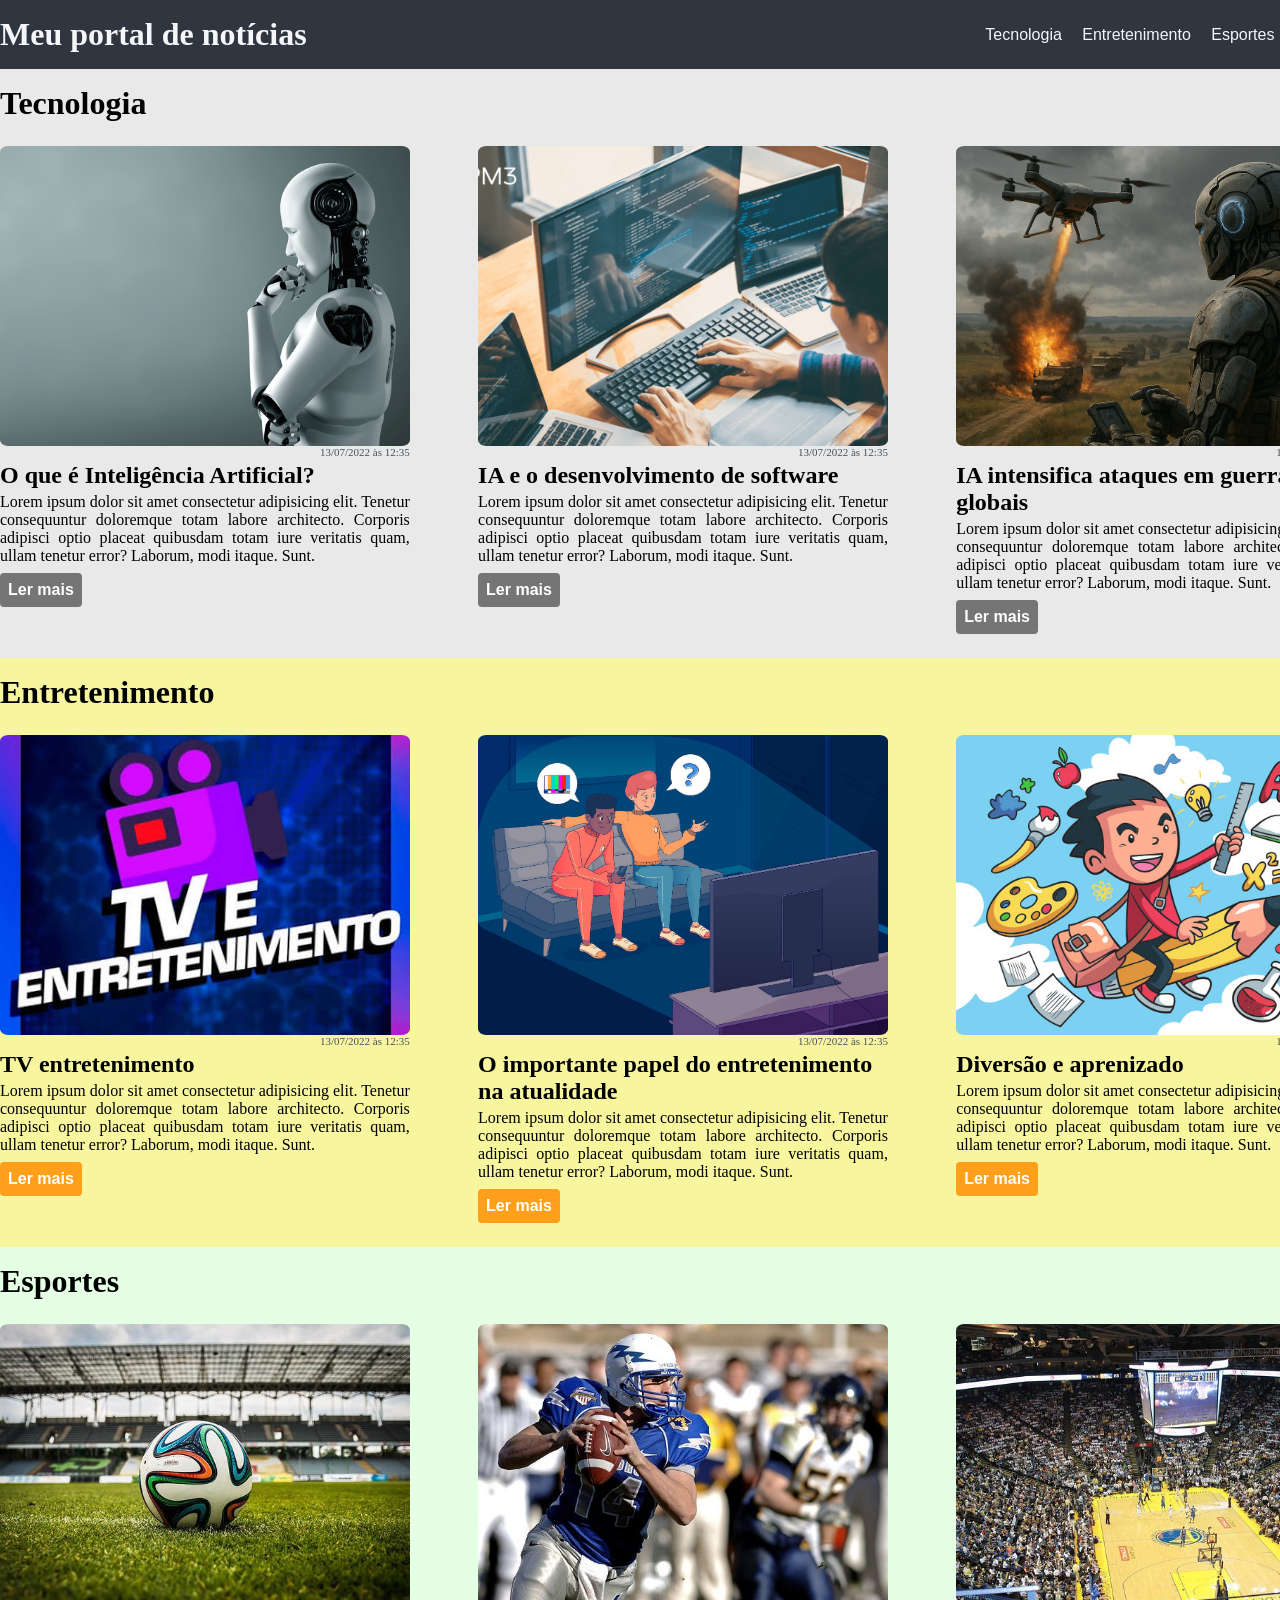
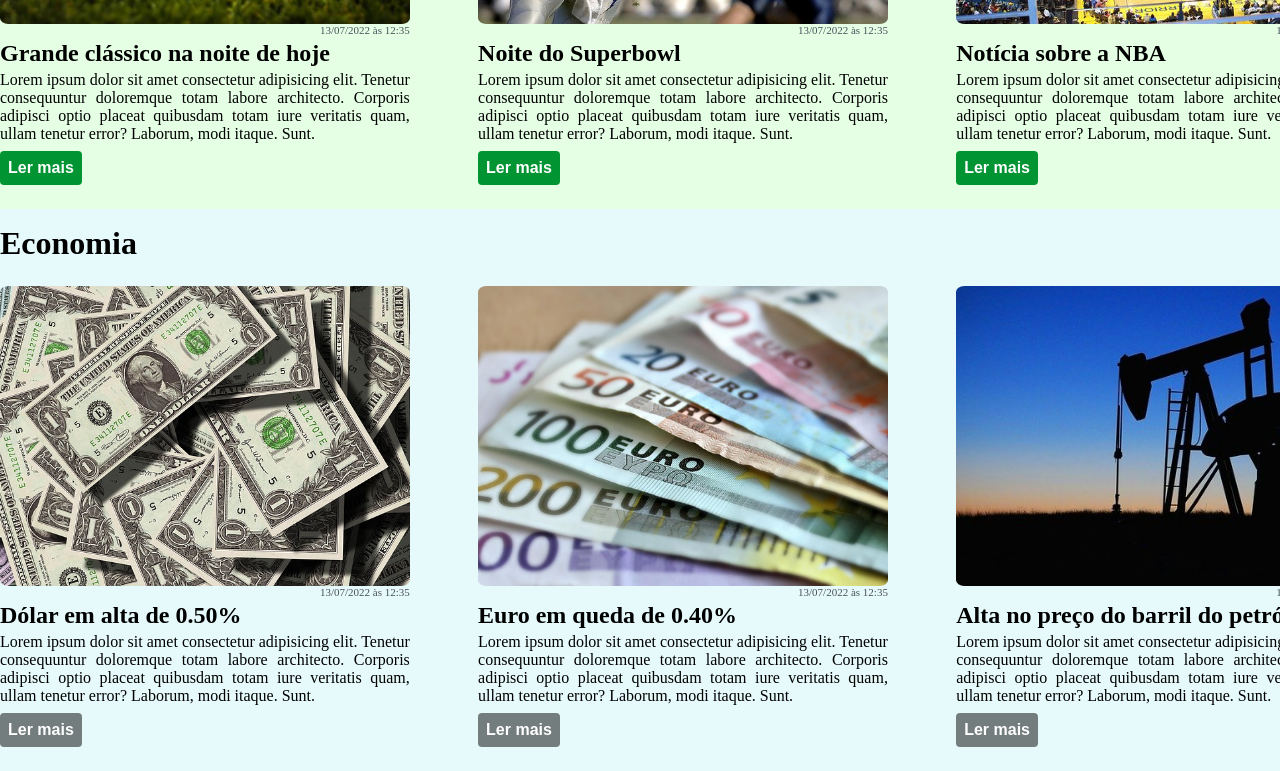
<file: Aula-CSS/index.html>
<!doctype html>
<html lang="pt-BR">
	<head>
		<meta charset="UTF-8" />
		<meta http-equiv="X-UA-Compatible" content="IE=edge" />
		<meta name="viewport" content="width=device-width, initial-scale=1.0" />
		<title>Meu portal de notícias</title>
		<link rel="stylesheet" href="./main.css" />
	</head>
	<body>
		<header>
			<div class="container">
				<h1>Meu portal de notícias</h1>
				<nav>
					<ul>
						<li>
							<a href="#tech" title="Ir para a seção de Tecnologia"
								>Tecnologia</a
							>
						</li>
						<li>
							<a href="#entertainment" title="Ir para a seção de entretenimento"
								>Entretenimento</a
							>
						</li>
						<li>
							<a href="#sports" title="Ir para a seção de esportes">Esportes</a>
						</li>
						<li>
							<a href="#economy" title="Ir para a seção de notícias"
								>Economia</a
							>
						</li>
					</ul>
				</nav>
			</div>
		</header>
		<section id="tech">
			<div class="container">
				<h2>Tecnologia</h2>
				<div class="articles">
					<article>
						<img
							src="./imagens/inteligência artificial.png"
							alt="Robô pensando" />
						<header>
							<time>13/07/2022 às 12:35</time>
						</header>
						<h3>O que é Inteligência Artificial?</h3>
						<p>
							Lorem ipsum dolor sit amet consectetur adipisicing elit. Tenetur
							consequuntur doloremque totam labore architecto. Corporis adipisci
							optio placeat quibusdam totam iure veritatis quam, ullam tenetur
							error? Laborum, modi itaque. Sunt.
						</p>
						<a href="#" title="Leia a notícia completa">Ler mais</a>
					</article>
					<article>
						<img
							src="./imagens/futuro do desenvlvimento de software.jpg"
							alt="Tela de computador com códigos" />
						<header>
							<time>13/07/2022 às 12:35</time>
						</header>
						<h3>IA e o desenvolvimento de software</h3>
						<p>
							Lorem ipsum dolor sit amet consectetur adipisicing elit. Tenetur
							consequuntur doloremque totam labore architecto. Corporis adipisci
							optio placeat quibusdam totam iure veritatis quam, ullam tenetur
							error? Laborum, modi itaque. Sunt.
						</p>
						<a href="#" title="Leia a notícia completa">Ler mais</a>
					</article>
					<article>
						<img
							src="./imagens/IA-Guerra-Ucrania.png"
							title="Robô pilotando um drone através de controle remoto" />
						<header>
							<time>13/07/2022 às 12:35</time>
						</header>
						<h3>IA intensifica ataques em guerras globais</h3>
						<p>
							Lorem ipsum dolor sit amet consectetur adipisicing elit. Tenetur
							consequuntur doloremque totam labore architecto. Corporis adipisci
							optio placeat quibusdam totam iure veritatis quam, ullam tenetur
							error? Laborum, modi itaque. Sunt.
						</p>
						<a href="#" title="Leia a notícia completa">Ler mais</a>
					</article>
				</div>
			</div>
		</section>
		<section id="entertainment">
			<div class="container">
				<h2>Entretenimento</h2>
				<div class="articles">
					<article>
						<img src="./imagens/images.jpg" alt="Câmera com animação" />
						<header>
							<time>13/07/2022 às 12:35</time>
						</header>
						<h3>TV entretenimento</h3>
						<p>
							Lorem ipsum dolor sit amet consectetur adipisicing elit. Tenetur
							consequuntur doloremque totam labore architecto. Corporis adipisci
							optio placeat quibusdam totam iure veritatis quam, ullam tenetur
							error? Laborum, modi itaque. Sunt.
						</p>
						<a href="#" title="Leia a notícia completa">Ler mais</a>
					</article>
					<article>
						<img
							src="./imagens/entretenimento-e-saude-mental.jpg"
							alt="Duas pessoas sentadas no sofá assistindo tv" />
						<header>
							<time>13/07/2022 às 12:35</time>
						</header>
						<h3>O importante papel do entretenimento na atualidade</h3>
						<p>
							Lorem ipsum dolor sit amet consectetur adipisicing elit. Tenetur
							consequuntur doloremque totam labore architecto. Corporis adipisci
							optio placeat quibusdam totam iure veritatis quam, ullam tenetur
							error? Laborum, modi itaque. Sunt.
						</p>
						<a href="#" title="Leia a notícia completa">Ler mais</a>
					</article>
					<article>
						<img
							src="./imagens/fique-de-olho-diversao-entretenimento.jpg"
							title="Criança voando em um lápis" />
						<header>
							<time>13/07/2022 às 12:35</time>
						</header>
						<h3>Diversão e aprenizado</h3>
						<p>
							Lorem ipsum dolor sit amet consectetur adipisicing elit. Tenetur
							consequuntur doloremque totam labore architecto. Corporis adipisci
							optio placeat quibusdam totam iure veritatis quam, ullam tenetur
							error? Laborum, modi itaque. Sunt.
						</p>
						<a href="#" title="Leia a notícia completa">Ler mais</a>
					</article>
				</div>
			</div>
		</section>
		<section id="sports">
			<div class="container">
				<h2>Esportes</h2>
				<div class="articles">
					<article>
						<img src="./imagens/futebol.jpg" alt="Bola de futebol no gramado" />
						<header>
							<time>13/07/2022 às 12:35</time>
						</header>
						<h3>Grande clássico na noite de hoje</h3>
						<p>
							Lorem ipsum dolor sit amet consectetur adipisicing elit. Tenetur
							consequuntur doloremque totam labore architecto. Corporis adipisci
							optio placeat quibusdam totam iure veritatis quam, ullam tenetur
							error? Laborum, modi itaque. Sunt.
						</p>
						<a href="#" title="Leia a notícia completa">Ler mais</a>
					</article>
					<article>
						<img
							src="./imagens/futebol-americano.jpg"
							alt="Jogador de futebol americano correndo com a bola na mão" />
						<header>
							<time>13/07/2022 às 12:35</time>
						</header>
						<h3>Noite do Superbowl</h3>
						<p>
							Lorem ipsum dolor sit amet consectetur adipisicing elit. Tenetur
							consequuntur doloremque totam labore architecto. Corporis adipisci
							optio placeat quibusdam totam iure veritatis quam, ullam tenetur
							error? Laborum, modi itaque. Sunt.
						</p>
						<a href="#" title="Leia a notícia completa">Ler mais</a>
					</article>
					<article>
						<img
							src="./imagens/basquete.jpg"
							title="Vista aérea de uma quadra de basquete" />
						<header>
							<time>13/07/2022 às 12:35</time>
						</header>
						<h3>Notícia sobre a NBA</h3>
						<p>
							Lorem ipsum dolor sit amet consectetur adipisicing elit. Tenetur
							consequuntur doloremque totam labore architecto. Corporis adipisci
							optio placeat quibusdam totam iure veritatis quam, ullam tenetur
							error? Laborum, modi itaque. Sunt.
						</p>
						<a href="#" title="Leia a notícia completa">Ler mais</a>
					</article>
				</div>
			</div>
		</section>
		<section id="economy">
			<div class="container">
				<h2>Economia</h2>
				<div class="articles">
					<article>
						<img src="./imagens/dolares.jpg" alt="Muitos dólares" />
						<header>
							<time>13/07/2022 às 12:35</time>
						</header>
						<h3>Dólar em alta de 0.50%</h3>
						<p>
							Lorem ipsum dolor sit amet consectetur adipisicing elit. Tenetur
							consequuntur doloremque totam labore architecto. Corporis adipisci
							optio placeat quibusdam totam iure veritatis quam, ullam tenetur
							error? Laborum, modi itaque. Sunt.
						</p>
						<a href="#" title="Leia a notícia completa">Ler mais</a>
					</article>
					<article>
						<img src="./imagens/euro.jpg" alt="Várias notas de euro" />
						<header>
							<time>13/07/2022 às 12:35</time>
						</header>
						<h3>Euro em queda de 0.40%</h3>
						<p>
							Lorem ipsum dolor sit amet consectetur adipisicing elit. Tenetur
							consequuntur doloremque totam labore architecto. Corporis adipisci
							optio placeat quibusdam totam iure veritatis quam, ullam tenetur
							error? Laborum, modi itaque. Sunt.
						</p>
						<a href="#" title="Leia a notícia completa">Ler mais</a>
					</article>
					<article>
						<img src="./imagens/petroleo.jpg" alt="Extração de petróleo" />
						<header>
							<time>13/07/2022 às 12:35</time>
						</header>
						<h3>Alta no preço do barril do petróleo</h3>
						<p>
							Lorem ipsum dolor sit amet consectetur adipisicing elit. Tenetur
							consequuntur doloremque totam labore architecto. Corporis adipisci
							optio placeat quibusdam totam iure veritatis quam, ullam tenetur
							error? Laborum, modi itaque. Sunt.
						</p>
						<a href="#" title="Leia a notícia completa">Ler mais</a>
					</article>
				</div>
			</div>
		</section>
	</body>
</html>
</file>
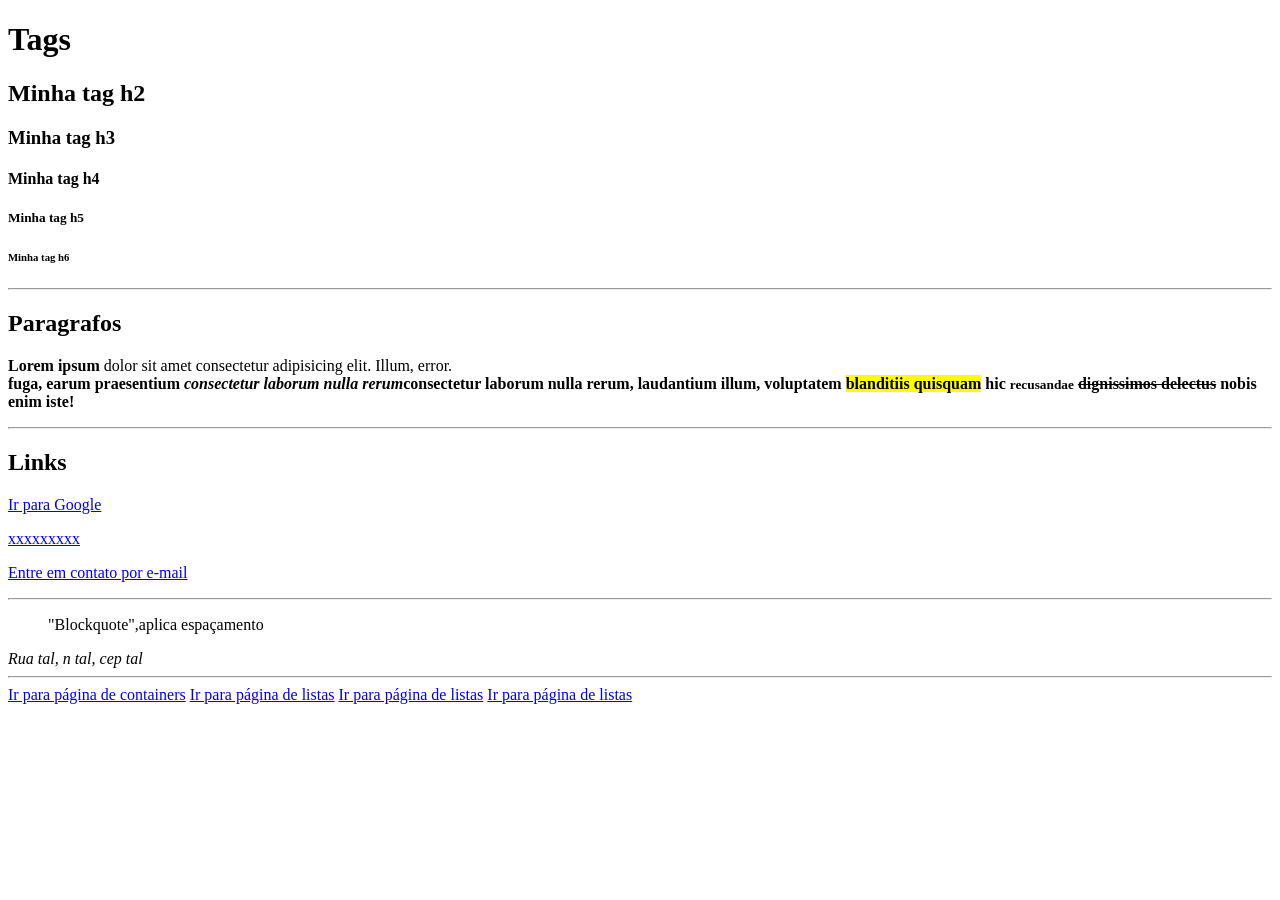
<file: Aula-HTML/index.html>
<!doctype html>
<html lang="en">
	<head>
		<meta charset="UTF-8" />
		<meta name="viewport" content="width=device-width, initial-scale=1.0" />
		<title>Aula HTML</title>
	</head>
	<body>
		<h1>Tags</h1>
		<h2>Minha tag h2</h2>
		<h3>Minha tag h3</h3>
		<h4>Minha tag h4</h4>
		<h5>Minha tag h5</h5>
		<h6>Minha tag h6</h6>
		<hr />
		<h2>Paragrafos</h2>
		<p>
			<b>Lorem ipsum</b> dolor sit amet consectetur adipisicing elit. Illum,
			error.
			<strong>
				<br />
				fuga, earum praesentium
				<i>consectetur laborum nulla rerum</i>consectetur laborum nulla rerum,
				laudantium illum, voluptatem <mark>blanditiis quisquam</mark> hic
				<small>recusandae</small> <del>dignissimos delectus</del> nobis enim
				iste!</strong
			>
		</p>
		<hr />
		<h2>Links</h2>
		<p>
			<a href="https://google.com" title="Ir para o google"> Ir para Google </a>
		</p>
		<p><a href="tel: xxxxxxxxx"> xxxxxxxxx</a></p>
		<p><a href="email@email.com"> Entre em contato por e-mail</a></p>
		<hr />
		<blockquote>"Blockquote",aplica espaçamento</blockquote>
		<address>Rua tal, n tal, cep tal</address>
		<hr />
		<a href="./containers.html"> Ir para página de containers</a>
		<a href="./listas.html"> Ir para página de listas</a>
		<a href="./tabelas.html"> Ir para página de listas</a>
		<a href="./formulários.html"> Ir para página de listas</a>
	</body>
</html>
</file>
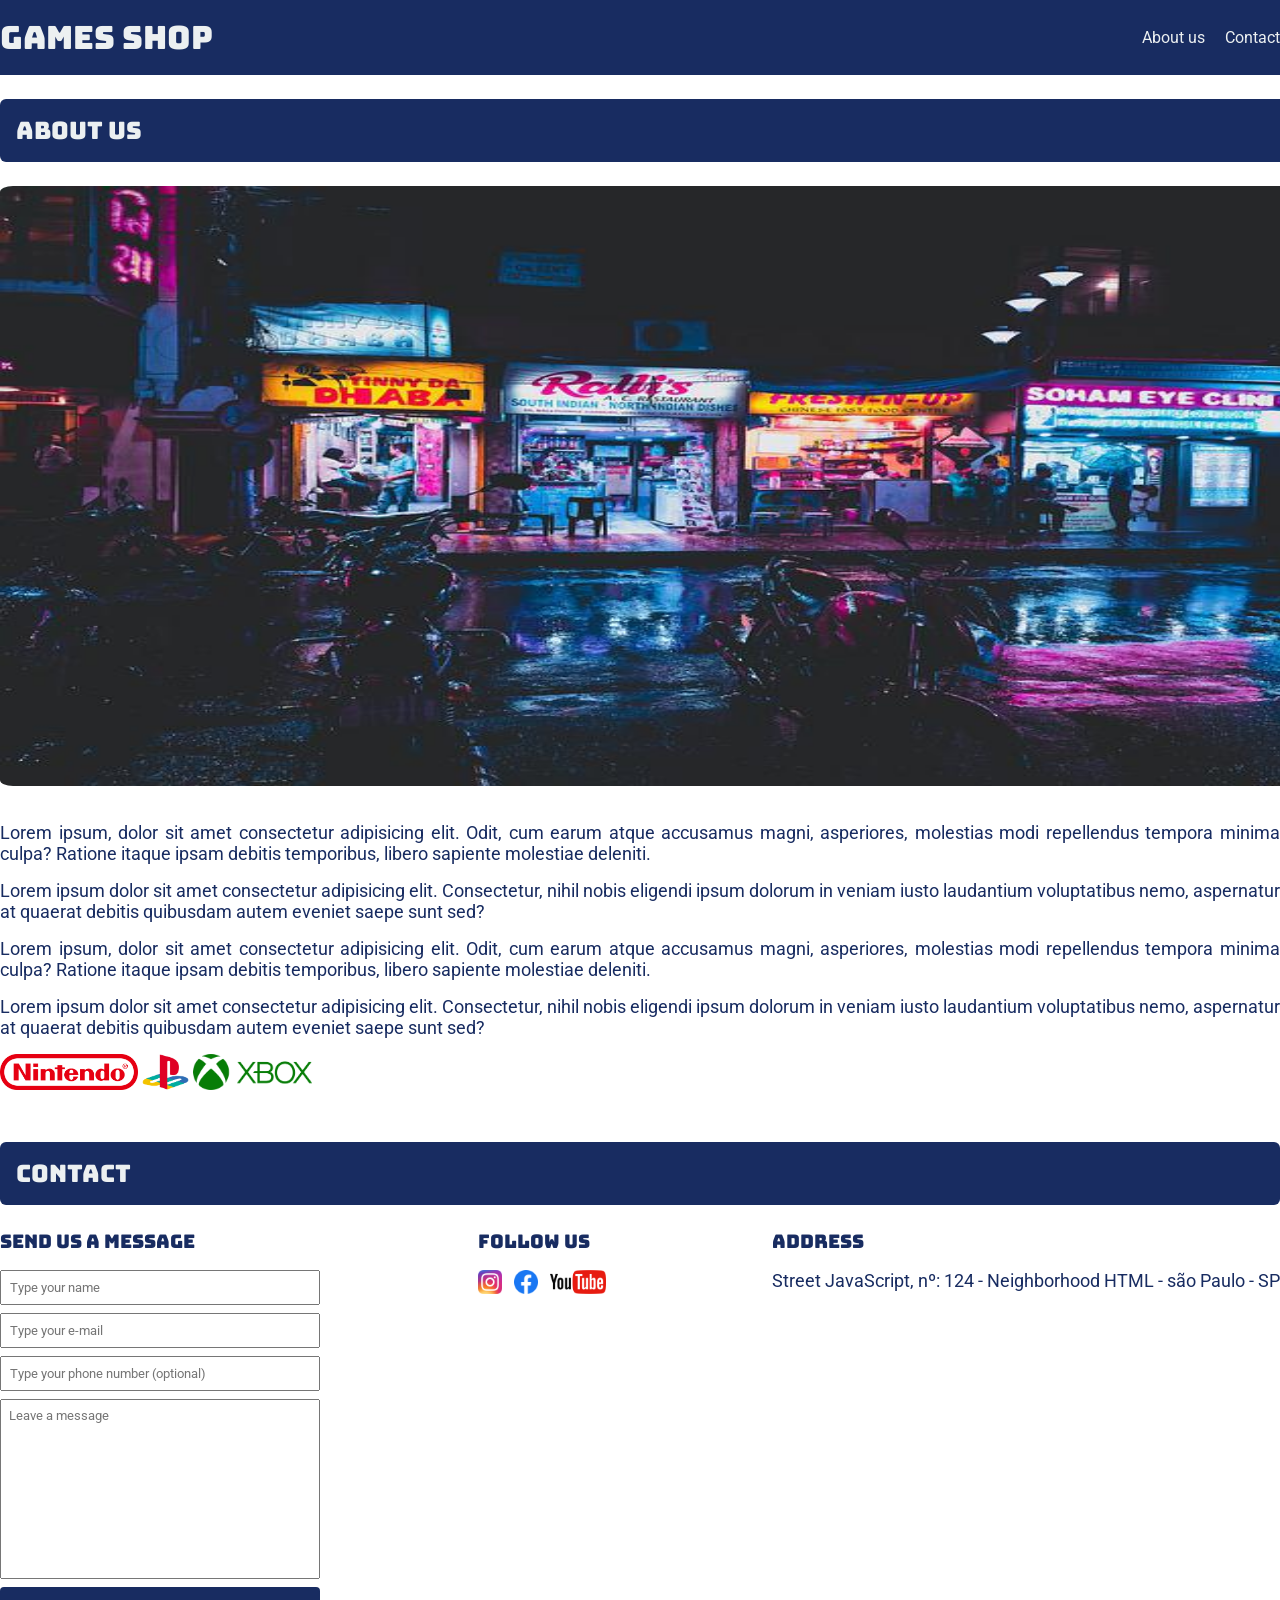
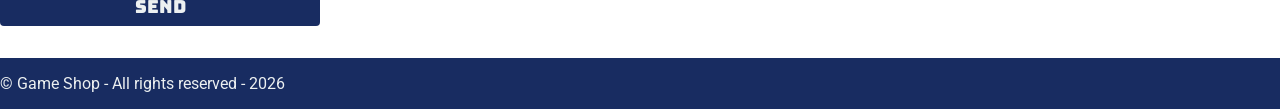
<file: M05-project-1/index.html>
<!doctype html>
<html lang="pt-en">
	<head>
		<meta charset="UTF-8" />
		<meta name="viewport" content="width=device-width, initial-scale=1.0" />
		<title>Games Shop - Your game store</title>
		<link rel="stylesheet" href="./main.css" />
		<link rel="preconnect" href="https://fonts.googleapis.com" />
		<link rel="preconnect" href="https://fonts.gstatic.com" crossorigin />
		<link
			href="https://fonts.googleapis.com/css2?family=Bungee&family=Roboto:ital,wght@0,100..900;1,100..900&display=swap"
			rel="stylesheet" />
	</head>
	<header>
		<div class="container">
			<h1>Games Shop</h1>
			<nav>
				<ul>
					<li>
						<a href="#about-us">About us</a>
					</li>
					<li>
						<a href="#Contact">Contact</a>
					</li>
				</ul>
			</nav>
		</div>
	</header>
	<section id="about-us">
		<div class="container">
			<div>
				<div>
					<h2>About us</h2>
				</div>
				<img
					class="store-front"
					src="./images/loja.jpg"
					alt="game shop storefront" />
			</div>
		</div>
		<div class="text-about-us">
			<p>
				Lorem ipsum, dolor sit amet consectetur adipisicing elit. Odit, cum
				earum atque accusamus magni, asperiores, molestias modi repellendus
				tempora minima culpa? Ratione itaque ipsam debitis temporibus, libero
				sapiente molestiae deleniti.
			</p>
			<p>
				Lorem ipsum dolor sit amet consectetur adipisicing elit. Consectetur,
				nihil nobis eligendi ipsum dolorum in veniam iusto laudantium
				voluptatibus nemo, aspernatur at quaerat debitis quibusdam autem eveniet
				saepe sunt sed?
			</p>
			<p>
				Lorem ipsum, dolor sit amet consectetur adipisicing elit. Odit, cum
				earum atque accusamus magni, asperiores, molestias modi repellendus
				tempora minima culpa? Ratione itaque ipsam debitis temporibus, libero
				sapiente molestiae deleniti.
			</p>
			<p>
				Lorem ipsum dolor sit amet consectetur adipisicing elit. Consectetur,
				nihil nobis eligendi ipsum dolorum in veniam iusto laudantium
				voluptatibus nemo, aspernatur at quaerat debitis quibusdam autem eveniet
				saepe sunt sed?
			</p>
			<div>
				<ul class="brands-list">
					<li><img src="./images/nintendo.png" alt="Nintendo" /></li>
					<li><img src="./images/playstation.png" alt="playstation" /></li>
					<li><img src="./images/xbox.png" alt="xbox" /></li>
				</ul>
			</div>
		</div>
	</section>
	<section id="Contact" class="container">
		<div>
			<h2>Contact</h2>
		</div>
		<div class="contact-methods">
			<div>
				<h3>Send us a message</h3>
				<form>
					<input type="text" placeholder="Type your name" required />
					<input type="email" placeholder="Type your e-mail" required />
					<input type="tell" placeholder="Type your phone number (optional)" />
					<textarea placeholder="Leave a message" required></textarea>
					<button type="submit">Send</button>
				</form>
			</div>
			<div>
				<h3>Follow us</h3>
				<ul class="social-links">
					<li>
						<a href="#" title="Follow us on Instagram">
							<img src="./images/instagram.png" alt="Instagram logo" />
						</a>
					</li>
					<li>
						<a href="#" title="Follow us on Facebook">
							<img src="./images/facebook.png" alt="Facebook logo" />
						</a>
					</li>
					<li>
						<a href="#" title="Follow our chanel on Youtube">
							<img src="./images/youtube.png" alt="Youtube logo" />
						</a>
					</li>
				</ul>
			</div>
			<div>
				<h3>Address</h3>
				<p>
					Street JavaScript, n&ordm;: 124 - Neighborhood HTML - são Paulo - SP
				</p>
			</div>
		</div>
	</section>
	<footer>
		<div class="container">
			<p>&COPY; Game Shop - All rights reserved - 2026</p>
		</div>
	</footer>
	<body></body>
</html>
</file>
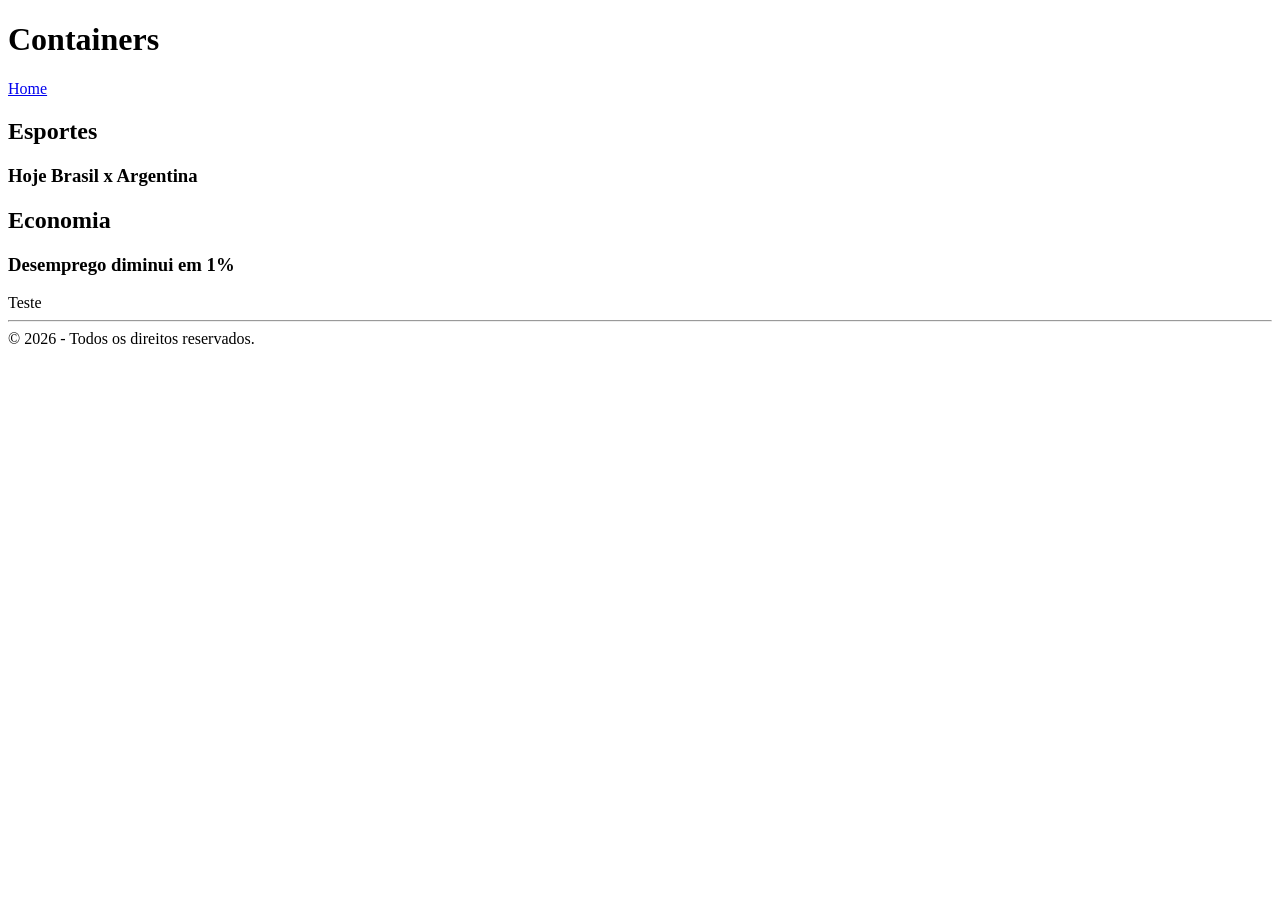
<file: Aula-HTML/containers.html>
<!doctype html>
<html lang="en">
	<head>
		<meta charset="UTF-8" />
		<meta name="viewport" content="width=device-width, initial-scale=1.0" />
		<title>Containers HTML</title>
	</head>
	<body>
		<header>
			<h1>Containers</h1>
			<nav>
				<a href="./index.html">Home</a>
			</nav>
		</header>
		<main>
			<section>
				<h2>Esportes</h2>
				<article>
					<h3>Hoje Brasil x Argentina</h3>
				</article>
			</section>
			<section>
				<h2>Economia</h2>
				<article>
					<h3>Desemprego diminui em 1%</h3>
				</article>
			</section>
		</main>
		<aside>Teste</aside>
		<hr />
		<footer>&copy; 2026 - Todos os direitos reservados.</footer>
	</body>
</html>
</file>
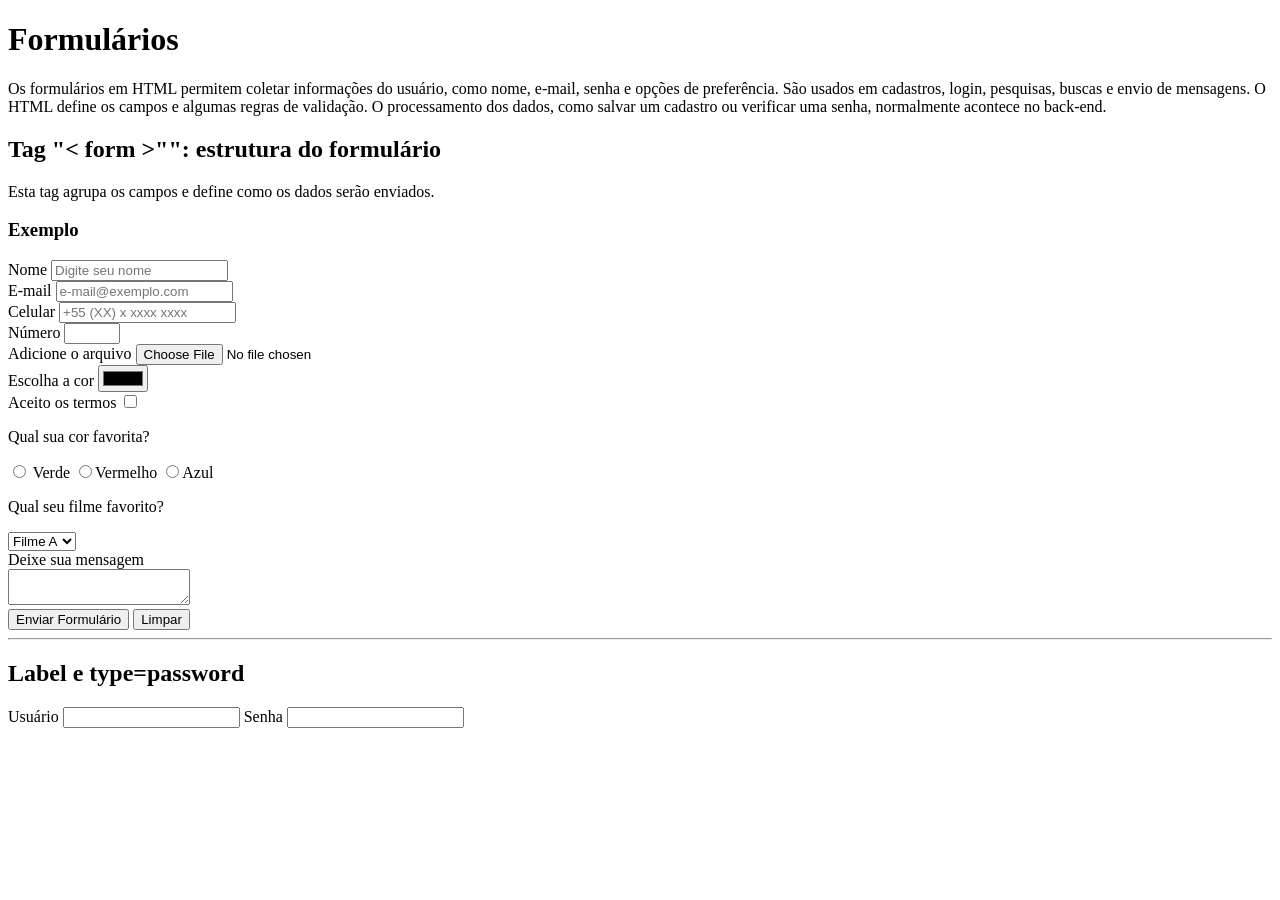
<file: Aula-HTML/formulários.html>
<!doctype html>
<html lang="en">
	<head>
		<meta charset="UTF-8" />
		<meta name="viewport" content="width=device-width, initial-scale=1.0" />
		<title>Formulários</title>
	</head>
	<body>
		<h1>Formulários</h1>
		<p>
			Os formulários em HTML permitem coletar informações do usuário, como nome,
			e-mail, senha e opções de preferência. São usados em cadastros, login,
			pesquisas, buscas e envio de mensagens. O HTML define os campos e algumas
			regras de validação. O processamento dos dados, como salvar um cadastro ou
			verificar uma senha, normalmente acontece no back-end.
		</p>
		<p>
            <h2>Tag "< form >"": estrutura do formulário</h2>
            Esta tag agrupa os campos e define como os dados serão enviados.
        </p>
        <h3>Exemplo</h3>
        <form>
            <label for="Nome"> Nome </label> 
            <input id="Nome" type="text" placeholder="Digite seu nome"  /><br />
            <label for="email"> E-mail </label>
            <input id="email" type="email" placeholder="e-mail@exemplo.com" /><br />
            <label for="celular"> Celular </label>
            <input id="celular" type="tel" placeholder="+55 (XX) x xxxx xxxx"/><br />
            <Label> Número</Label>
            <input type="number" max="10" min="-10" step="2"/><br />
            <label>Adicione o arquivo</label>
            <input type="file"/><br />
            <label>Escolha a cor</label>
            <input type="color"/><br />
            <label for="checkbox-Aceito-os-termos"> Aceito os termos </label>
            <input type="checkbox" id="checkbox-Aceito-os-termos" /><br />
            <p>
                Qual sua cor favorita?
            </p>
            <input type="radio" id="cor-Verde" name="cor-favorita"/> <label for="cor-Verde">Verde</label>
            <input type="radio" id="cor-Vermelho" name="cor-favorita"/><label for="cor-Vermelho">Vermelho</label>
            <input type="radio" id="cor-Azul" name="cor-favorita"/><label for="cor-Azul">Azul</label>
            <p>
                Qual seu filme favorito?
            </p>
            <select>
                <option>Filme A</option>
                <option>Filme B</option>
                <option>Filme C</option>
                <option>Filme D</option>
            </select> <br />
            <label>Deixe sua mensagem</label> <br />
            <textarea></textarea> <br />
            <button type="submit">Enviar Formulário</button>
            <button type="reset">Limpar</button>
            <hr>
        </form>
        <h2>Label e type=password</h2>
        <form>
            <label for="user">Usuário</label>
            <input type="text" id="user"/>
            <label for="senha">Senha</label>
            <input type="password" id="senha"/>
        </form>
	</body>
</html>
</file>
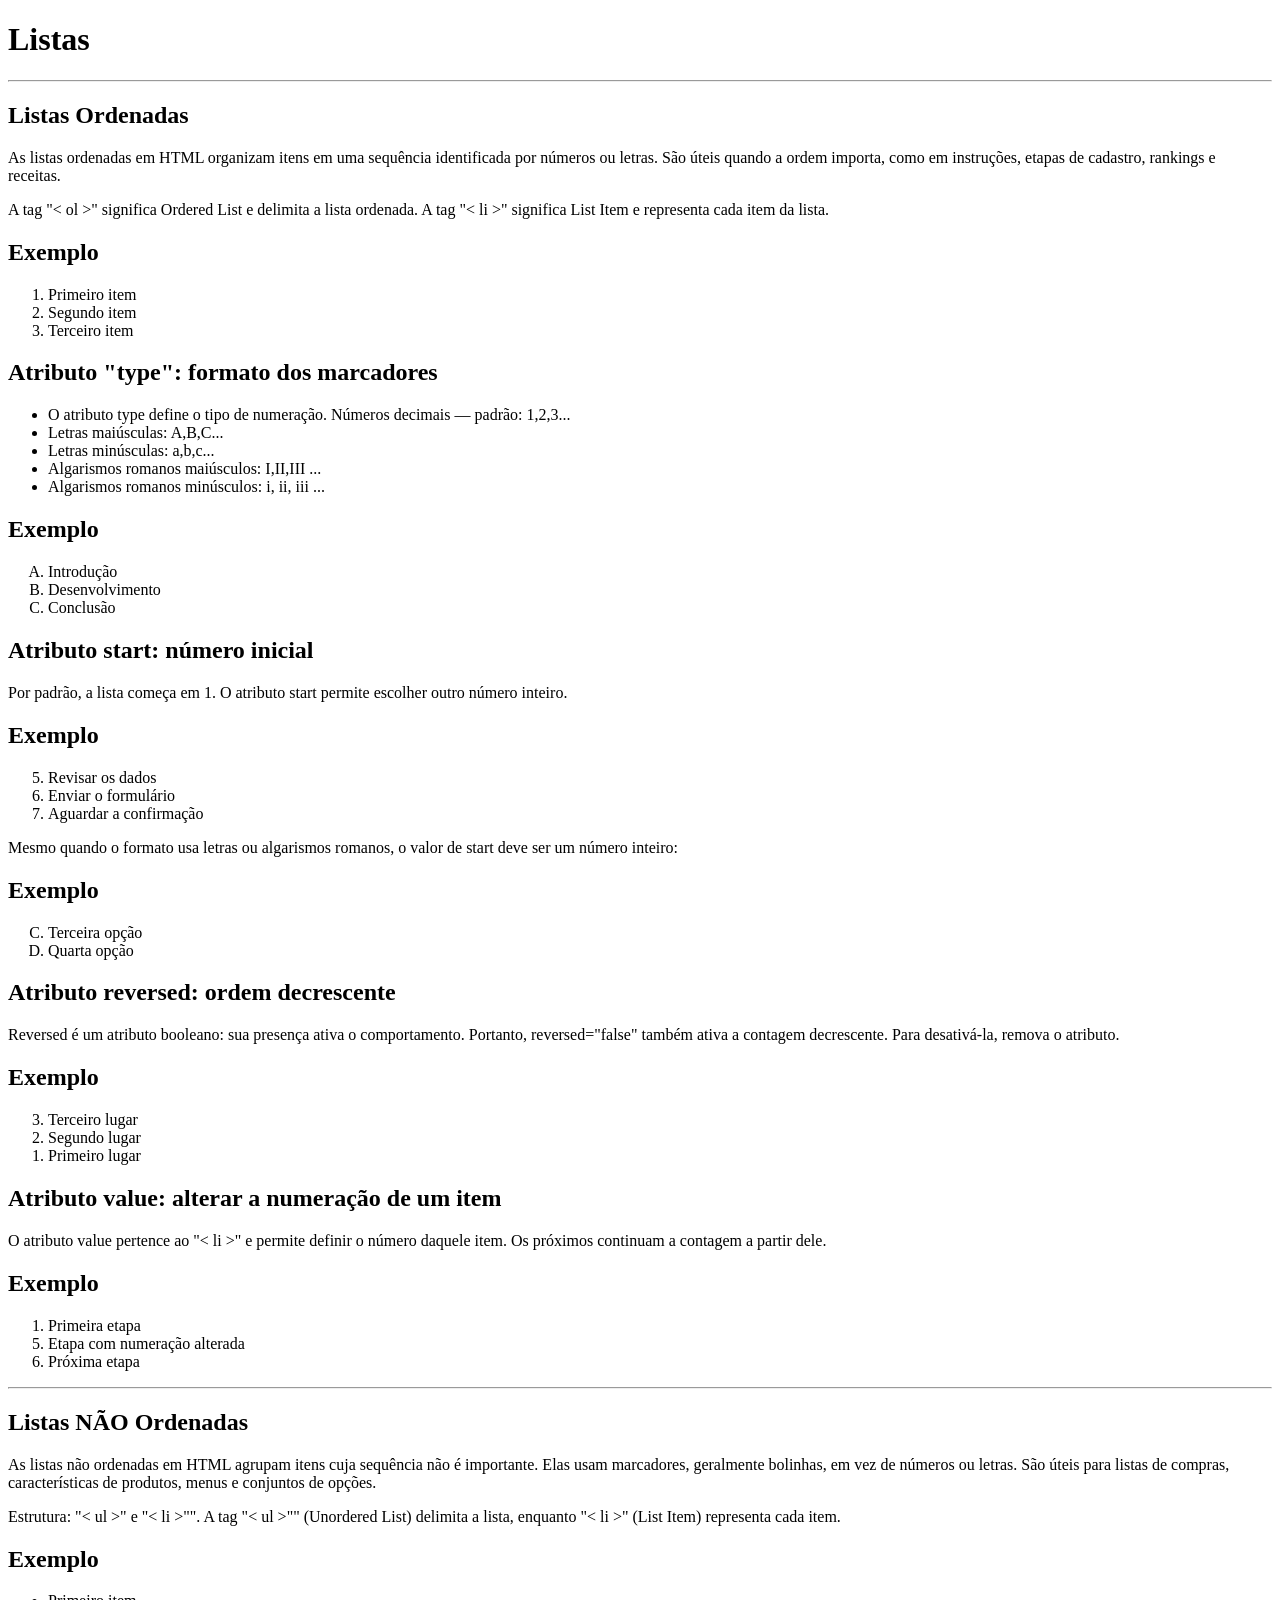
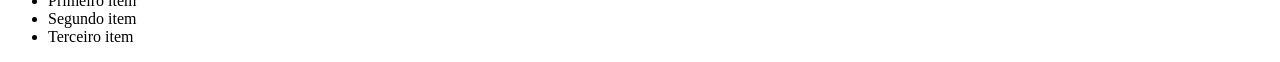
<file: Aula-HTML/listas.html>
<!doctype html>
<html lang="en">
	<head>
		<meta charset="UTF-8" />
		<meta name="viewport" content="width=device-width, initial-scale=1.0" />
		<title>Listas</title>
	</head>
	<body>
		<header>
			<h1>Listas</h1>
            <hr />
		</header>
		<main>
			<section>
				<h2>Listas Ordenadas</h2>
				<p>
					As listas ordenadas em HTML organizam itens em uma sequência
					identificada por números ou letras. São úteis quando a ordem importa,
					como em instruções, etapas de cadastro, rankings e receitas.
				</p>
				<p>
					A tag "< ol >" significa Ordered List e delimita a lista ordenada. A
					tag "< li >" significa List Item e representa cada item da lista.
				</p>

				<h2>Exemplo</h2>
				<ol>
					<li>Primeiro item</li>
					<li>Segundo item</li>
					<li>Terceiro item</li>
				</ol>

				<h2>Atributo "type": formato dos marcadores</h2>
				<ul>
                    <li>O atributo type define o tipo de numeração. Números decimais — padrão:
					1,2,3...</li>
                    <li>Letras maiúsculas: A,B,C...</li>
                    <li>Letras minúsculas: a,b,c... </li>
                    <li>Algarismos romanos maiúsculos: I,II,III ... </li>
                    <li>Algarismos romanos minúsculos: i, ii, iii ... </li>
                </ul>

				<h2>Exemplo</h2>
				<ol type="A">
					<li>Introdução</li>
					<li>Desenvolvimento</li>
					<li>Conclusão</li>
				</ol>

				<h2>Atributo start: número inicial</h2>
				<p>
					Por padrão, a lista começa em 1. O atributo start permite escolher
					outro número inteiro.
				</p>

				<h2>Exemplo</h2>
				<ol start="5">
					<li>Revisar os dados</li>
					<li>Enviar o formulário</li>
					<li>Aguardar a confirmação</li>
				</ol>
				<p>
					Mesmo quando o formato usa letras ou algarismos romanos, o valor de
					start deve ser um número inteiro:
				</p>
				<h2>Exemplo</h2>
				<ol type="A" start="3">
					<li>Terceira opção</li>
					<li>Quarta opção</li>
				</ol>

				<h2>Atributo reversed: ordem decrescente</h2>
				<p>
					Reversed é um atributo booleano: sua presença ativa o comportamento.
					Portanto, reversed="false" também ativa a contagem decrescente. Para
					desativá-la, remova o atributo.
				</p>
				<h2>Exemplo</h2>
				<ol reversed>
					<li>Terceiro lugar</li>
					<li>Segundo lugar</li>
					<li>Primeiro lugar</li>
				</ol>
				<h2>Atributo value: alterar a numeração de um item</h2>
				<p>
					O atributo value pertence ao "< li >" e permite definir o número daquele item. Os próximos continuam a
						contagem a partir dele.
					</li>
				</p>
				<h2>Exemplo</h2>
				<ol>
					<li>Primeira etapa</li>
					<li value="5">Etapa com numeração alterada</li>
					<li>Próxima etapa</li>
				</ol>
                <hr />
                <h2>Listas <strong>NÃO</strong> Ordenadas</h2>
                <p>As listas não ordenadas em HTML agrupam itens cuja sequência não é importante. Elas usam marcadores, geralmente bolinhas, em vez de números ou letras. São úteis para listas de compras, características de produtos, menus e conjuntos de opções.</p>
                <p>Estrutura: "< ul >" e "< li >"". A tag "< ul >"" (Unordered List) delimita a lista, enquanto "< li >" (List Item) representa cada item.</p>
                <h2>Exemplo</h2>
                <ul>
					<li>Primeiro item</li>
					<li>Segundo item</li>
					<li>Terceiro item</li>
				</ul>
			</section>
		</main>
	</body>
</html>
</file>
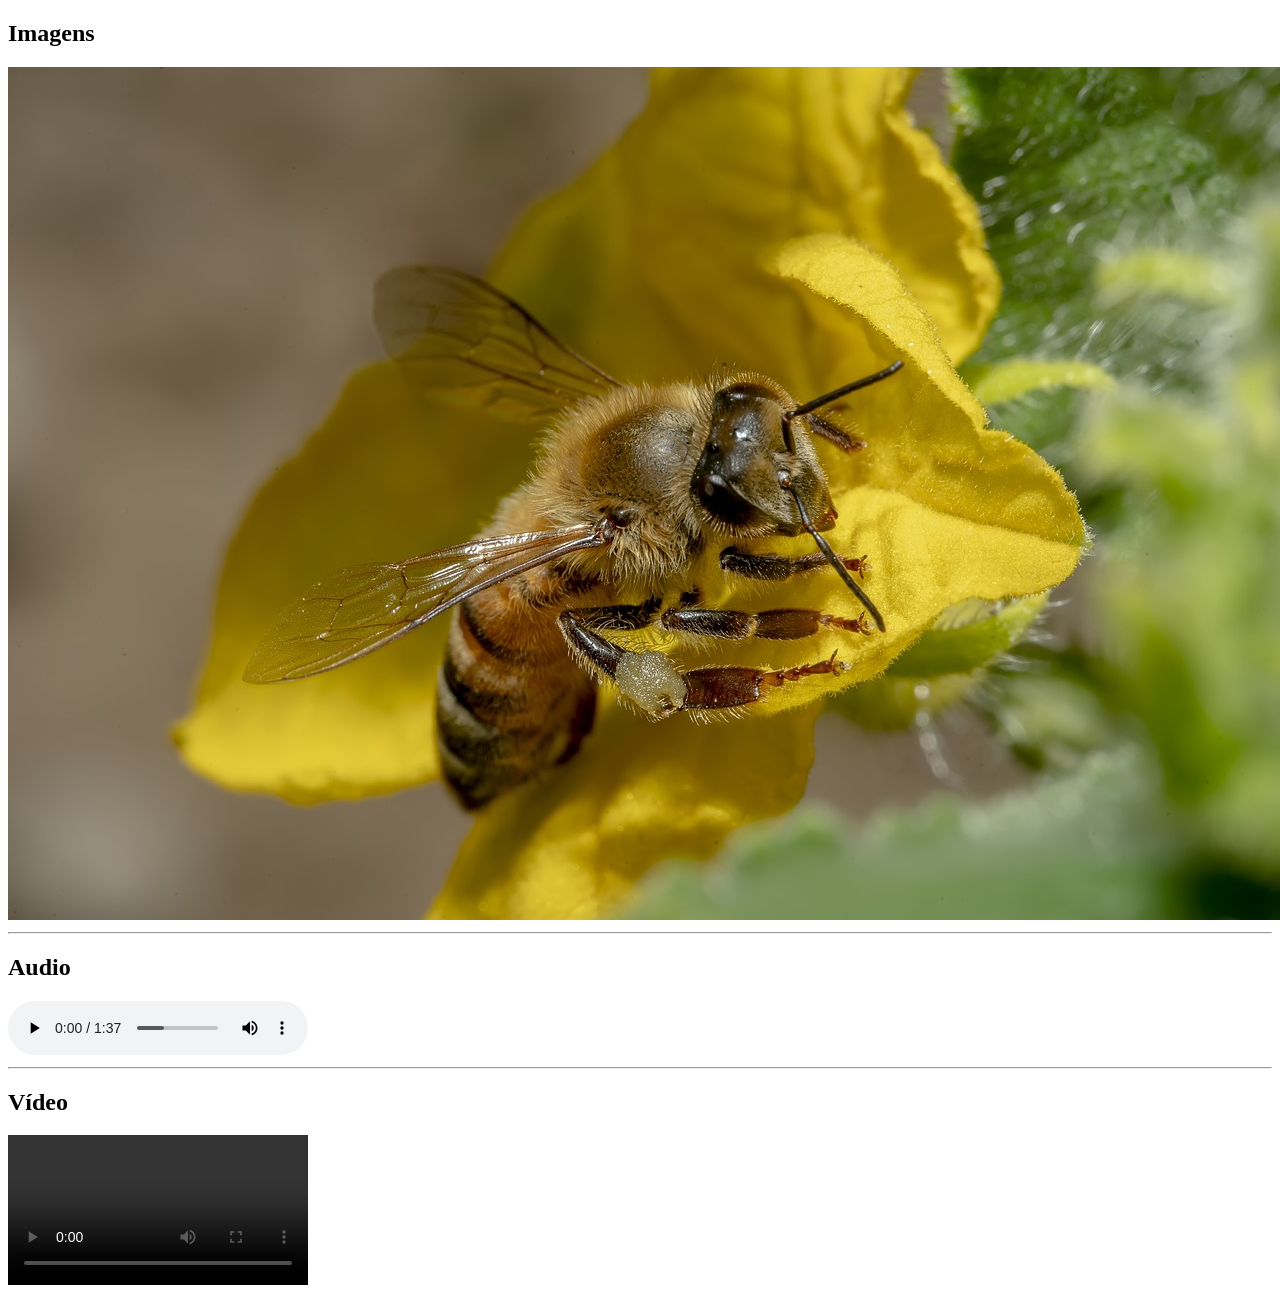
<file: Aula-HTML/midia.html>
<!doctype html>
<html lang="pt-br">
	<head>
		<meta charset="UTF-8" />
		<meta name="viewport" content="width=device-width, initial-scale=1.0" />
		<title>Medias</title>
	</head>
	<body>
		<p><h2>Imagens</h2></p>
		<img src="./media/imagem_module 3.jpg" alt="Abelha em uma flor" />
        <hr/>
        <p><h2>Audio</h2></p>
        <audio controls src="media/musica_module 3.mp3"></audio>
        <hr />
        <p><h2>Vídeo</h2></p>
        <video controls src="media/video_module 3.mp4" > </video>

        
	</body>
</html>
</file>
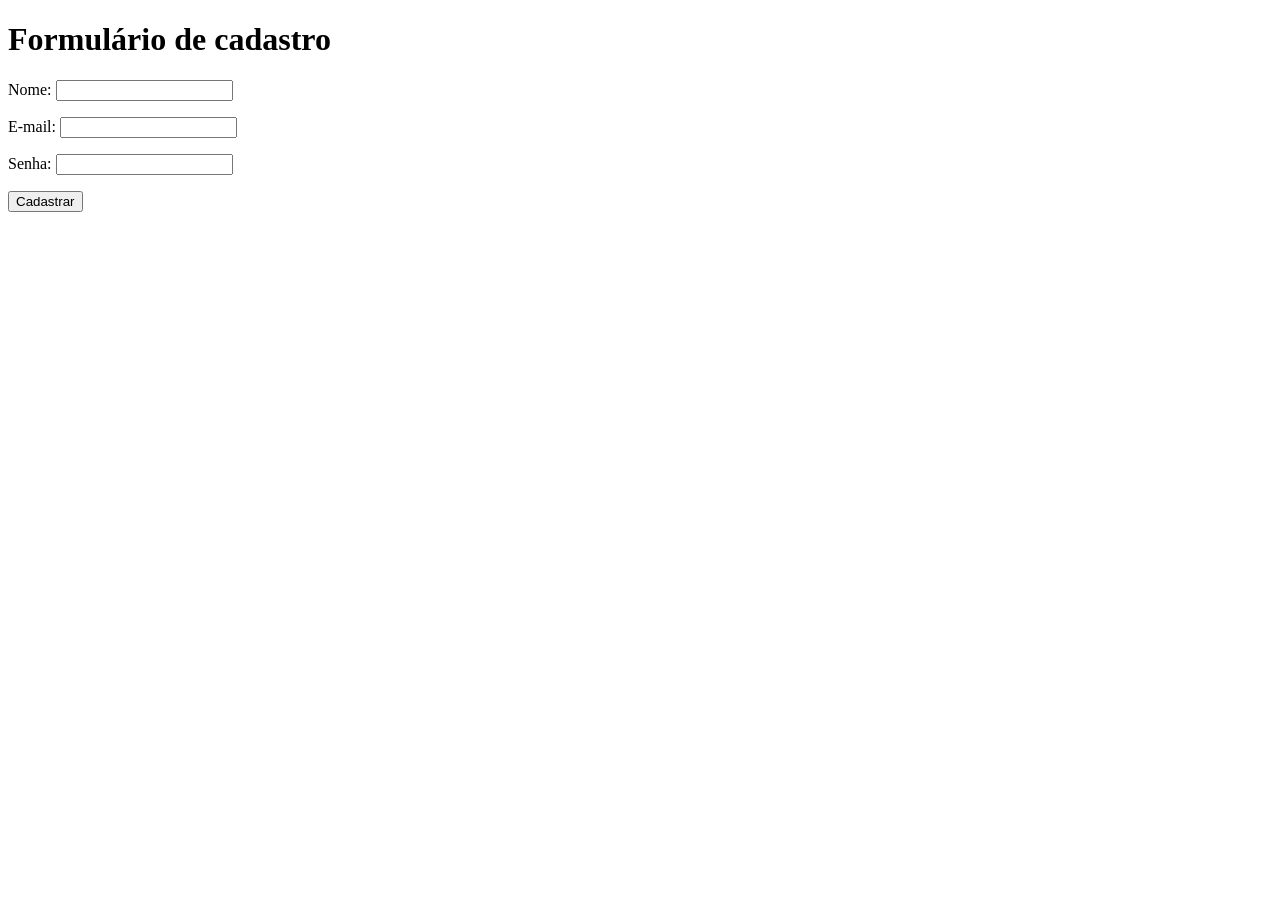
<file: Aula-HTML/pratique.html>
<!doctype html>
<html lang="pt-BR">
	<head>
		<meta charset="UTF-8" />
		<meta name="viewport" content="width=device-width, initial-scale=1.0" />
		<title>Formulário de cadastro</title>
	</head>
	<body>
		<h1>Formulário de cadastro</h1>

		<form method="post">
			<p>
				<label for="nome">Nome:</label>
				<input type="text" id="nome" name="nome" autocomplete="name" required />
			</p>

			<p>
				<label for="email">E-mail:</label>
				<input
					type="email"
					id="email"
					name="email"
					autocomplete="email"
					required />
			</p>

			<p>
				<label for="senha">Senha:</label>
				<input
					type="password"
					id="senha"
					name="senha"
					autocomplete="new-password"
					required />
			</p>

			<button type="submit">Cadastrar</button>
		</form>
	</body>
</html>
</file>
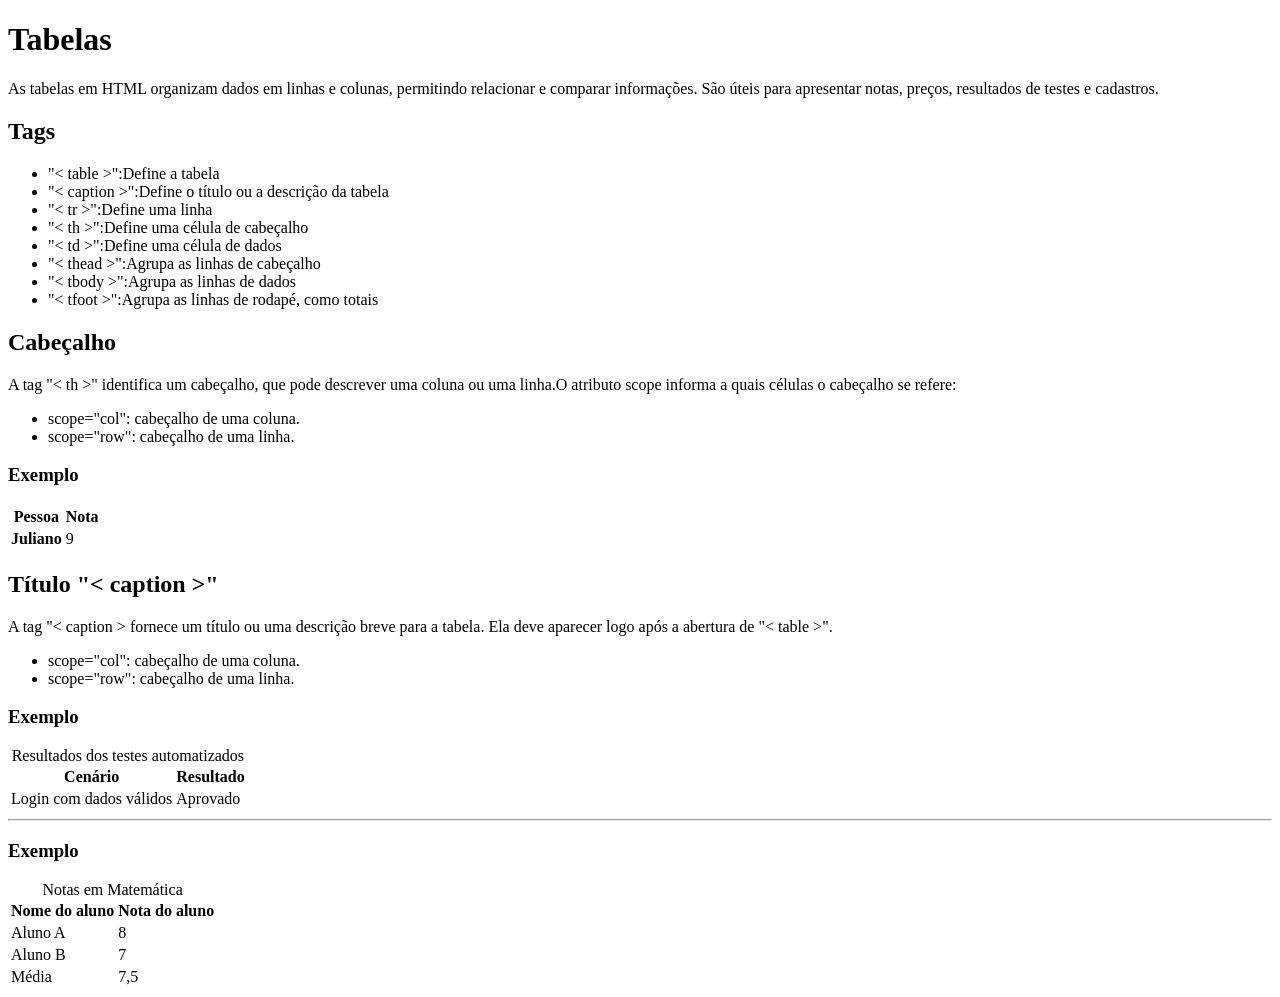
<file: Aula-HTML/tabelas.html>
<!doctype html>
<html lang="en">
	<head>
		<meta charset="UTF-8" />
		<meta name="viewport" content="width=device-width, initial-scale=1.0" />
		<title>Tabelas</title>
	</head>
	<body>
		<h1>Tabelas</h1>
		<p>
			As tabelas em HTML organizam dados em linhas e colunas, permitindo
			relacionar e comparar informações. São úteis para apresentar notas,
			preços, resultados de testes e cadastros.
		</p>
		<h2>Tags</h2>
		<ul>
			<li>"< table >":Define a tabela</li>
			<li>"< caption >":Define o título ou a descrição da tabela</li>
			<li>"< tr >":Define uma linha</li>
			<li>"< th >":Define uma célula de cabeçalho</li>
			<li>"< td >":Define uma célula de dados</li>
			<li>"< thead >":Agrupa as linhas de cabeçalho</li>
			<li>"< tbody >":Agrupa as linhas de dados</li>
			<li>"< tfoot >":Agrupa as linhas de rodapé, como totais</li>
		</ul>
       
		<h2>Cabeçalho</h2>
			A tag "< th >" identifica um cabeçalho, que pode descrever uma coluna ou uma linha.O
				atributo scope informa a quais células o cabeçalho se refere:
				<ul>
					<li>scope="col": cabeçalho de uma coluna.</li>
					<li>scope="row": cabeçalho de uma linha.</li>
				</ul>
        <h3>Exemplo</h3>
        <table>
            <tr>
                <th scope="col">Pessoa</th>
                <th scope="col">Nota</th>
            </tr>
            <tr>
                <th scope="row">Juliano</th>
                <td>9</td>
            </tr>
        </table>
        <h2>Título "< caption >"</caption></h2>
			A tag "< caption > fornece um título ou uma descrição breve para a tabela. Ela deve aparecer logo após a abertura de "< table >".
				<ul>
					<li>scope="col": cabeçalho de uma coluna.</li>
					<li>scope="row": cabeçalho de uma linha.</li>
				</ul>
        <h3>Exemplo</h3>
        <table>
    <caption>Resultados dos testes automatizados</caption>
    <tr>
        <th scope="col">Cenário</th>
        <th scope="col">Resultado</th>
    </tr>
    <tr>
        <td>Login com dados válidos</td>
        <td>Aprovado</td>
    </tr>
</table>
<hr />
 <h3>Exemplo</h3>
        <table>
					<caption>
						Notas em Matemática
					</caption>
					<thead>
						<tr>
							<th>Nome do aluno</th>
							<th>Nota do aluno</th>
						</tr>
					</thead>
					<tbody>
						<tr>
							<td>Aluno A</td>
							<td>8</td>
						</tr>
						<tr>
							<td>Aluno B</td>
							<td>7</td>
						</tr>
					</tbody>
					<tfoot>
						<tr>
							<td>Média</td>
							<td>7,5</td>
						</tr>
					</tfoot>
				</table>
			</th>
	</body>
</html>
</file>
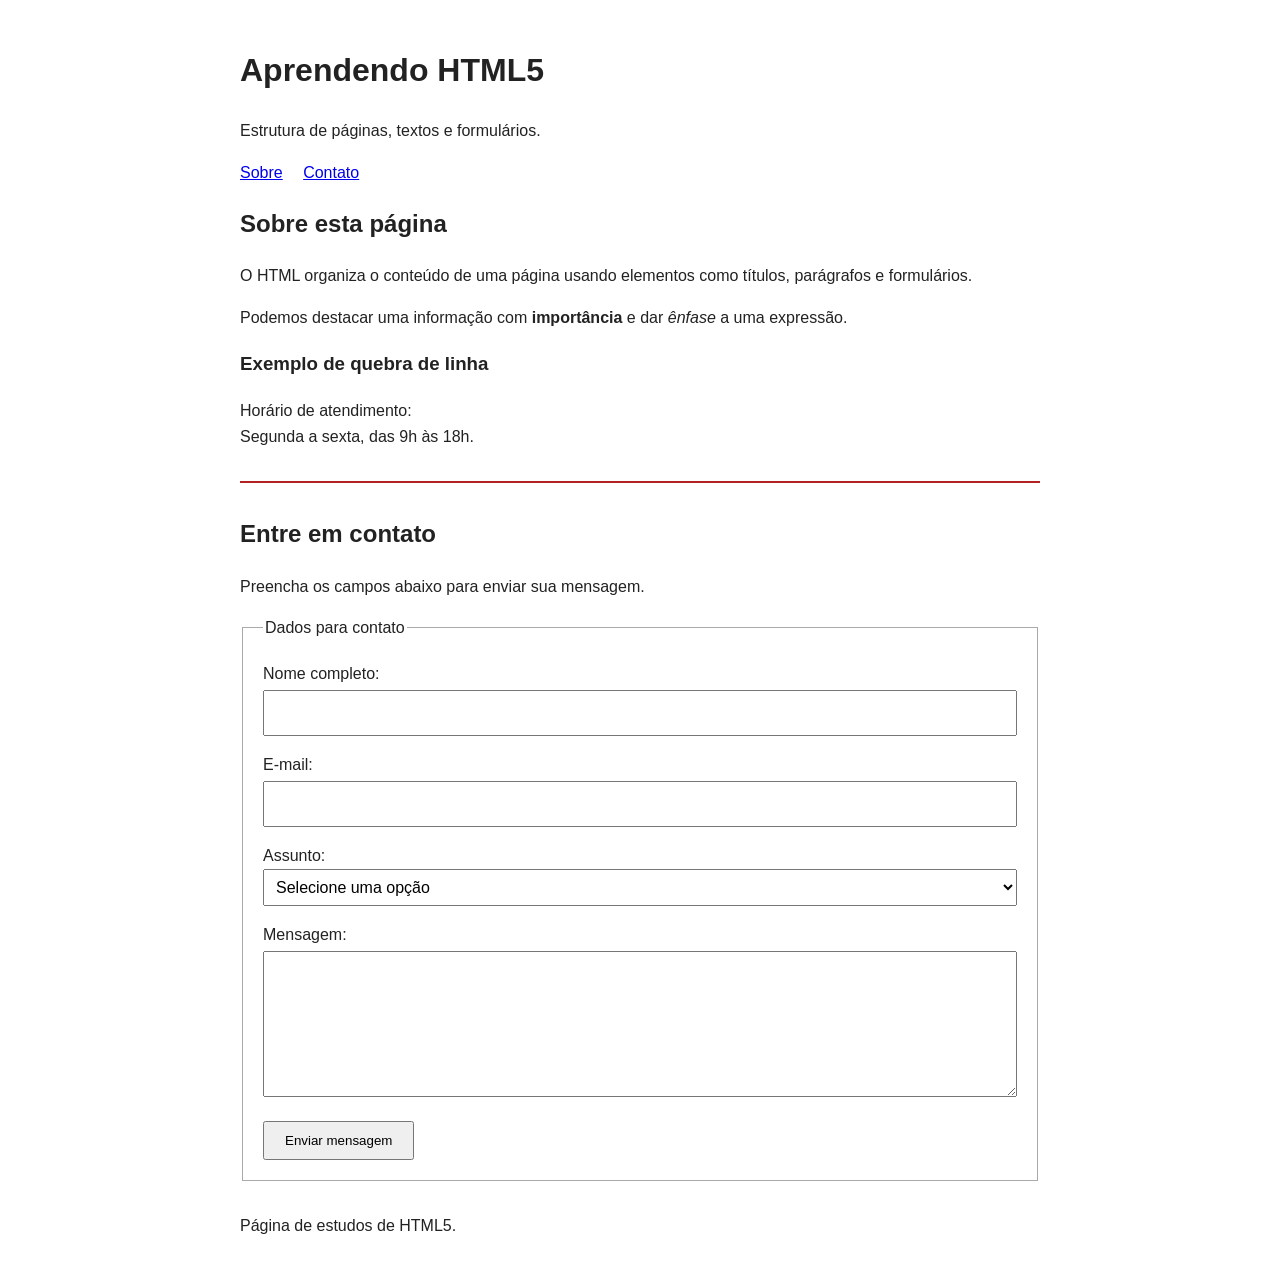
<file: Aula-HTML/tarefa-boas-praticas.html>
<!doctype html>
<html lang="pt-BR">
	<head>
		<meta charset="UTF-8" />
		<meta name="viewport" content="width=device-width, initial-scale=1.0" />

		<title>Tarefa HTML5: Boas práticas</title>

		<style>
			body {
				font-family: Arial, sans-serif;
				max-width: 800px;
				margin: 0 auto;
				padding: 24px;
				line-height: 1.6;
				color: #222;
			}

			nav a {
				margin-right: 16px;
			}

			section {
				margin-bottom: 32px;
			}

			/* Personalização da linha horizontal com CSS */
			hr {
				border: 0;
				height: 2px;
				background-color: #b22222;
				width: 100%;
				margin: 32px 0;
			}

			fieldset {
				padding: 20px;
				border: 1px solid #aaa;
			}

			.campo {
				margin-bottom: 16px;
			}

			.campo label {
				display: block;
				margin-bottom: 4px;
			}

			.campo input,
			.campo select,
			.campo textarea {
				box-sizing: border-box;
				width: 100%;
				padding: 8px;
				font: inherit;
			}

			button {
				padding: 10px 20px;
				cursor: pointer;
			}

			footer {
				margin-top: 32px;
			}
		</style>
	</head>

	<body>
		<header>
			<h1>Aprendendo HTML5</h1>
			<p>Estrutura de páginas, textos e formulários.</p>

			<nav aria-label="Navegação principal">
				<a href="#sobre">Sobre</a>
				<a href="#contato">Contato</a>
			</nav>
		</header>

		<main>
			<section id="sobre">
				<h2>Sobre esta página</h2>

				<p>
					O HTML organiza o conteúdo de uma página usando elementos como
					títulos, parágrafos e formulários.
				</p>

				<p>
					Podemos destacar uma informação com
					<strong>importância</strong> e dar <em>ênfase</em> a uma expressão.
				</p>

				<h3>Exemplo de quebra de linha</h3>

				<p>
					Horário de atendimento:<br />
					Segunda a sexta, das 9h às 18h.
				</p>
			</section>

			<hr />

			<section id="contato">
				<h2>Entre em contato</h2>
				<p>Preencha os campos abaixo para enviar sua mensagem.</p>

				<form action="/contato">
					<fieldset>
						<legend>Dados para contato</legend>

						<div class="campo">
							<label for="nome">Nome completo:</label>
							<input type="text" id="nome" name="nome" />
						</div>

						<div class="campo">
							<label for="email">E-mail:</label>
							<input type="email" id="email" name="email" />
						</div>

						<!-- Forma 2: label envolvendo o controle -->
						<div class="campo">
							<label>
								Assunto:
								<select name="assunto">
									<option value="">Selecione uma opção</option>
									<option value="duvida">Dúvida</option>
									<option value="sugestao">Sugestão</option>
									<option value="outro">Outro</option>
								</select>
							</label>
						</div>

						<div class="campo">
							<label for="mensagem">Mensagem:</label>
							<textarea
								id="mensagem"
								name="mensagem"
								rows="5"
								maxlength="1000"
								required></textarea>
						</div>

						<button type="submit">Enviar mensagem</button>
					</fieldset>
				</form>
			</section>
		</main>

		<footer>
			<p>Página de estudos de HTML5.</p>
		</footer>
	</body>
</html>
</file>
<file: Aula-CSS/main.css>
* {
	box-sizing: border-box;
	margin: 0;
	padding: 0;
}
body > header {
	background-color: #2f3640;
	padding: 16px 0;
	color: #f5f6fa;
}
header .container {
	display: flex;
	align-items: center;
	justify-content: space-between;
}
header li {
	display: inline;
	font-family: Arial, Helvetica, sans-serif;
	margin-left: 16px;
}
header li:hover {
	text-decoration: underline;
}
header li a {
	color: #f5f6fa;
	text-decoration: none;
}
.container {
	width: 1366px;
	margin: 0 auto;
}
.articles {
	display: flex;
	flex-wrap: wrap;
	justify-content: space-between;
}
.articles article img {
	width: 100%;
	border-radius: 2%;
	height: 300px;
	object-fit: cover;
	display: block;
}
.articles article {
	width: 30%;
}
.articles article header {
	text-align: right;
	font-size: 11px;
	color: #49515c;
}
section {
	padding: 16px 0;
}
section h2,
.articles article {
	margin-bottom: 16px;
}
.articles article {
	margin-top: 8px;
	margin-bottom: 8px;
}
.articles article a {
	background-color: blue;
	color: #fff;
	padding: 8px;
	display: inline-block;
	border-radius: 4px;
	text-decoration: none;
	font-weight: bold;
	margin-top: 8px;
}
.articles article a:hover {
	text-decoration: underline;
}
.articles article a {
	font-family: Arial, Helvetica, sans-serif;
}
.articles p {
	text-align: justify;
	margin-top: 4px;
	width: 100%;
	display: block;
}
.articles article h3 {
	font-size: 24px;
	margin-top: 4px;
	margin-bottom: 4px;
}
section h2 {
	font-size: 32px;
}
#entertainment {
	background-color: #f8f59f;
}
#entertainment .articles article a {
	background-color: #ff9f1a;
}
#tech {
	background-color: rgba(52, 53, 52, 0.11);
}
#tech .articles article a {
	background-color: rgba(3, 3, 3, 0.5);
}
#sports {
	background-color: rgba(0, 255, 0, 0.1);
}
#sports .articles article a {
	background-color: #009432;
}
#economy {
	background-color: rgba(42, 206, 218, 0.11);
}
#economy .articles article a {
	background-color: rgba(3, 3, 3, 0.5);
}
</file>
<file: M05-project-1/main.css>
* {
	margin: 0;
	padding: 0;
	box-sizing: border-box;
}
header {
	padding: 16px 0;
	background-color: #182c61;
	color: #ecf0f1;
}
header h1 {
	font-family: "Bungee", sans-serif;
	font-weight: normal;
}
section h2,
section h3,
form button {
	font-family: "Bungee", sans-serif;
	font-weight: normal;
	color: #182c61;
}
body,
input,
textarea {
	font-family: "Roboto", sans-serif;
}
header nav li {
	display: inline;
	margin-left: 16px;
}
header nav li a {
	color: #ecf0f1;
	text-decoration: none;
}
header nav li a:hover {
	text-decoration: underline;
}
.container {
	max-width: 1280px;
	width: 100%;
	margin: 0 auto;
}
header .container {
	display: flex;
	align-items: center;
	justify-content: space-between;
}
.brands-list li {
	display: inline;
}
.brands-list img {
	height: 36px;
}
section .container {
	display: flex;
	align-items: flex-start;
	justify-content: space-between;
}
section {
	padding: 24px 0;
}
section h2 {
	margin-bottom: 24px;
	background-color: #182c61;
	color: #ecf0f1;
	padding: 16px;
	border-radius: 6px;
}
section p {
	margin-bottom: 16px;
	color: #182c61;
	font-size: 18px;
	text-align: justify;
}
section .store-front {
	margin-bottom: 32px;
	border-radius: 1%;
	width: 1300px;
	height: 600px;
}
.text-about-us {
	max-width: 1280px;
	width: 100%;
	margin: 0 auto;
}
.social-links img {
	height: 24px;
}
.social-links li {
	display: inline;
	margin-right: 8px;
}
.social-links li a {
	text-decoration: none;
}
#contact .container {
	display: block;
}
.contact-methods {
	display: flex;
	justify-content: space-between;
}
form input,
form textarea,
form button {
	display: block;
	width: 320px;
	margin-bottom: 8px;
	padding: 8px;
}
form textarea {
	resize: none;
	height: 180px;
}
section h3 {
	margin-bottom: 16px;
}
form button {
	background-color: #182c61;
	color: #ecf0f1;
	font-size: 18px;
	border-radius: 4px;
	border: none;
	cursor: pointer;
}
form button:hover {
	background-color: #405385;
}
input:focus,
textarea:focus {
	outline-color: #182c61;
}
footer {
	background-color: #182c61;
	color: #ecf0f1;
	padding: 16px 0;
}
</file>
